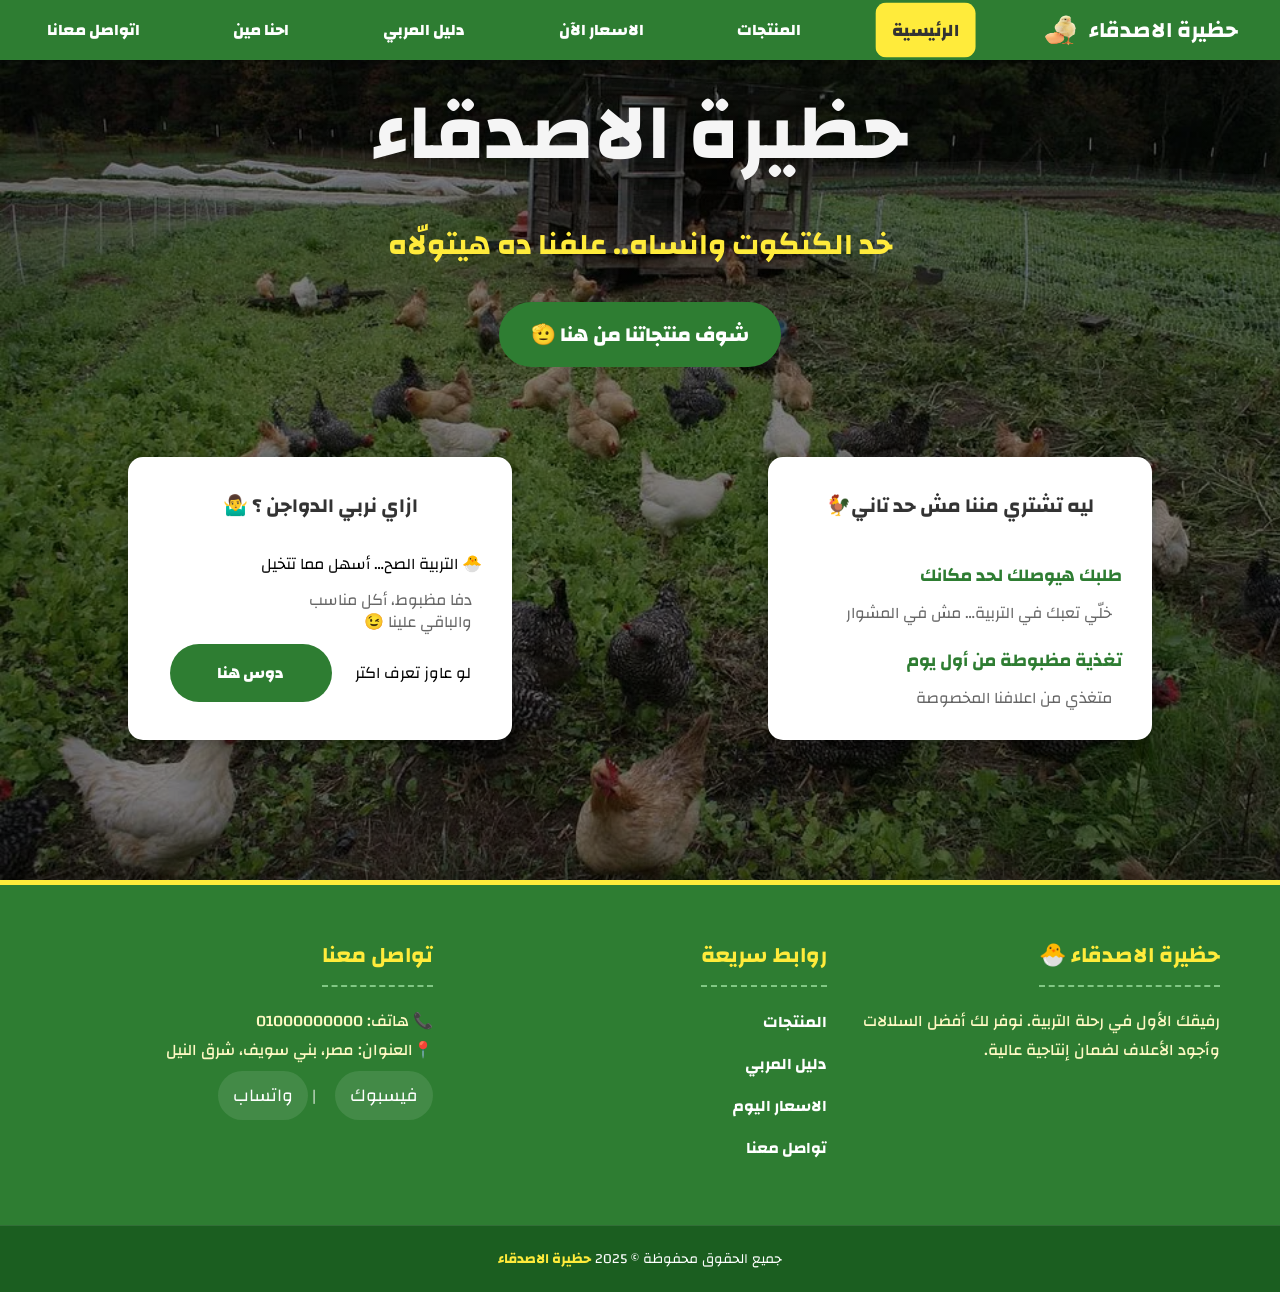
<file: index.html>
<!DOCTYPE html>
<html lang="en" dir="rtl">

<head>
    <!-- Google tag (gtag.js) -->
<script async src="https://www.googletagmanager.com/gtag/js?id=G-96KMG15TDF"></script>
<script>
  window.dataLayer = window.dataLayer || [];
  function gtag(){dataLayer.push(arguments);}
  gtag('js', new Date());

  gtag('config', 'G-96KMG15TDF');
</script>
    <meta charset="UTF-8">
    <meta name="viewport" content="width=device-width, initial-scale=1.0">
    <link rel="icon" type="image/png" href="photos/logo2.png">
    <link href="https://fonts.googleapis.com/css2?family=Cairo:wght@400;600;700&family=Changa:wght@500;700&display=swap"
        rel="stylesheet">
    <link rel="stylesheet" href="style.css">
    <title>حظيرة الاصدقاء</title>
</head>

<body>
    <header>
        <div class="navbar">
            <div class="logo">
                <p>حظيرة الاصدقاء </p>
                <img src="photos/logo2.png" alt="">
            </div>
            <a href="index.html" class="active">الرئيسية </a>
            <a href="products.html">المنتجات </a>
            <a href="prices.html">الاسعار الآن</a>
            <a href="tarpya.html">دليل المربي</a>
            <a href="e7naMeen.html">احنا مين</a>
            <a href="contactUS.html">اتواصل معانا</a>
        </div>
    </header>
    <main>
        <section>
            <div class="slog">
                <h1>حظيرة الاصدقاء</h1>
                <p>خد الكتكوت وانساه.. علفنا ده هيتولّاه</p>
                <a href="products.html" class="btn"> شوف منتجاتنا من هنا 🫡</a>
            </div>

        </section>
        <br>
        <div class="moshtark 1">
            <section class="features">
                <h3>ليه تشتري مننا مش حد تاني🐓</h3>
                <h4>طلبك هيوصلك لحد مكانك</h4>
                <p>خلّي تعبك في التربية… مش في المشوار</p>
                <h4>تغذية مظبوطة من أول يوم</h4>
                <p>متغذي من اعلافنا المخصوصة</p>
            </section>

            <section class="tarpya">
                <h3>ازاي نربي الدواجن ؟ 🤷‍♂️</h3>
                <p>🐣 التربية الصح… أسهل مما تتخيل</p>
                <pre>دفا مظبوط، أكل مناسب
والباقي علينا 😉 </pre>
                <div> <span>لو عاوز تعرف اكتر </span>
                    <a href="tarpya.html" class="btn"> دوس هنا</a>
                </div>
            </section>
        </div>
    </main>

    <footer class="main-footer">
        <div class="footer-container">
            <div class="footer-col">
                <h3>حظيرة الاصدقاء 🐣</h3>
                <p>رفيقك الأول في رحلة التربية. نوفر لك أفضل السلالات وأجود الأعلاف لضمان إنتاجية عالية.</p>
            </div>
            
            <div class="footer-col">
                <h3>روابط سريعة</h3>
                <ul>
                    <li><a href="products.html">المنتجات</a></li>
                    <li><a href="tarpya.html">دليل المربي</a></li>
                    <li><a href="prices.html">الاسعار اليوم</a></li>
                    <li><a href="contactUS.html">تواصل معنا</a></li>
                </ul>
            </div>

            <div class="footer-col">
                <h3>تواصل معنا</h3>
                <p>📞 هاتف: 01000000000</p>
                <p>📍العنوان: مصر، بني سويف، شرق النيل</p>
                <div class="social-icons">
                    <a href="#">فيسبوك</a> | <a href="#">واتساب</a>
                </div>
            </div>
        </div>
        <div class="footer-bottom">
            <p>جميع الحقوق محفوظة &copy; 2025 <strong>حظيرة الاصدقاء</strong></p>
        </div>
    </footer>
    </body>

</html>
</file>
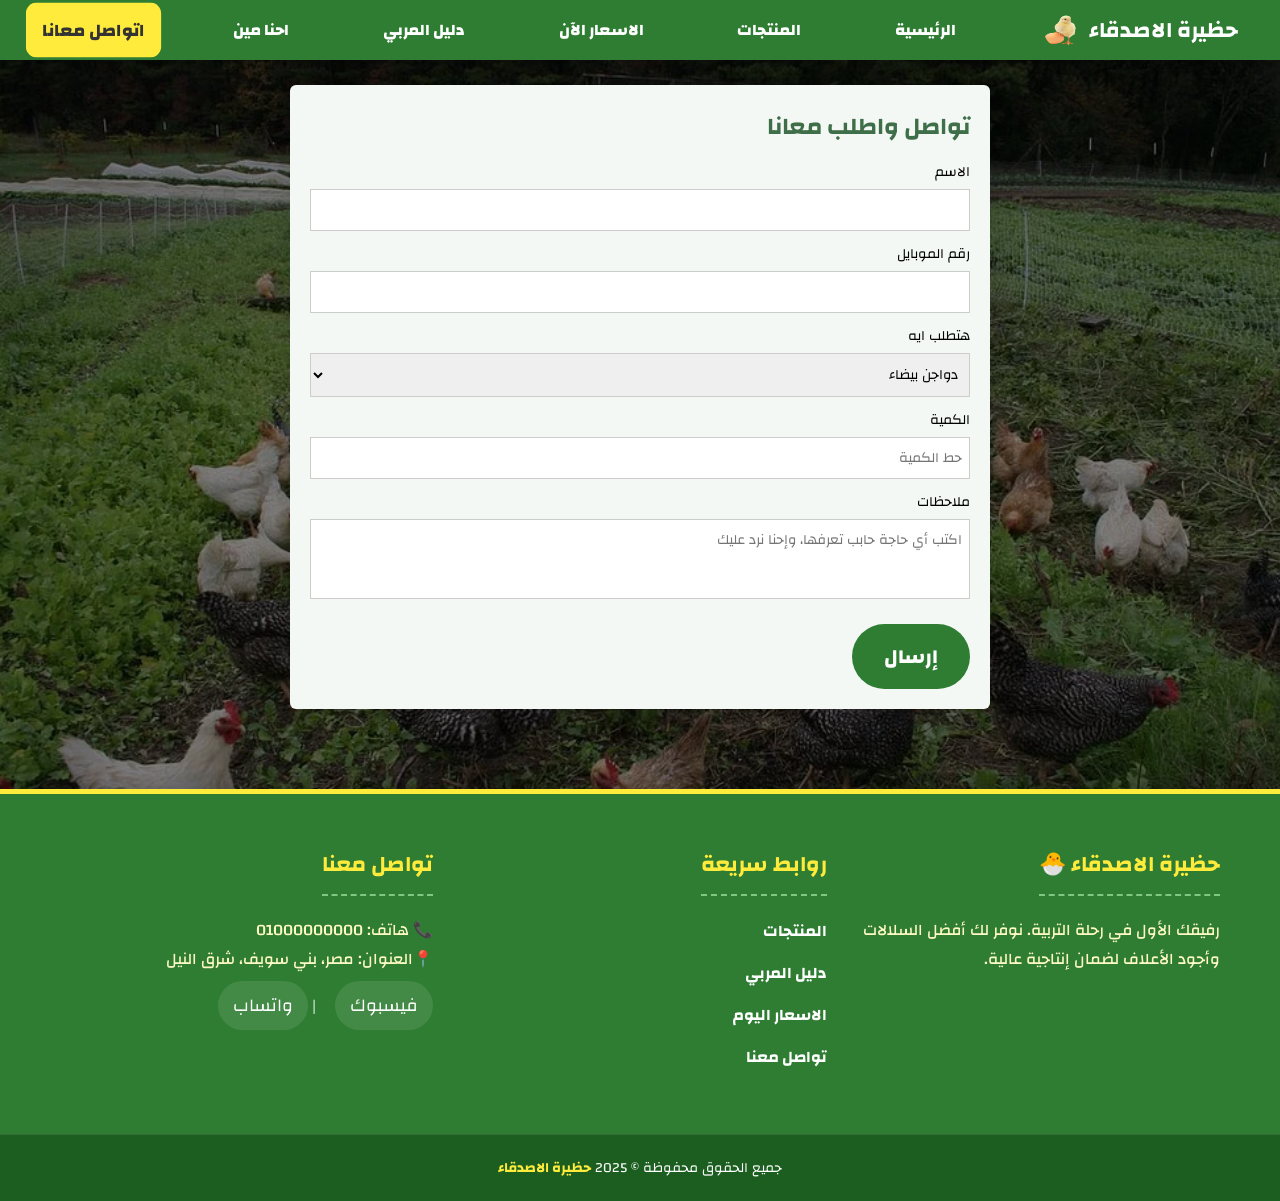
<file: contactUS.html>
<!DOCTYPE html>
<html lang="ar" dir="rtl">
<head>
    <!-- Google tag (gtag.js) -->
<script async src="https://www.googletagmanager.com/gtag/js?id=G-96KMG15TDF"></script>
<script>
  window.dataLayer = window.dataLayer || [];
  function gtag(){dataLayer.push(arguments);}
  gtag('js', new Date());

  gtag('config', 'G-96KMG15TDF');
</script>
    <meta charset="UTF-8">
    <title>حظيرة الأصدقاء</title>
    <link rel="icon" type="image/png" href="photos/logo2.png">
    <link href="https://fonts.googleapis.com/css2?family=Cairo:wght@400;600;700&family=Changa:wght@500;700&display=swap"
        rel="stylesheet">
    <link rel="stylesheet" href="style.css">
    
</head>

<body>

<header>
        <div class="navbar">
            <div class="logo">
                <p>حظيرة الاصدقاء </p>
                <img src="photos/logo2.png" alt="">
            </div>
            <a href="index.html">الرئيسية </a>
            <a href="products.html">المنتجات </a>
            <a href="prices.html">الاسعار الآن</a>
            <a href="tarpya.html">دليل المربي</a>
            <a href="e7naMeen.html">احنا مين</a>
            <a href="contactUS.html" class="active">اتواصل معانا</a>
        </div>
    </header>

<div class="contact-container">

    <h2>تواصل واطلب معانا</h2>

    <form>
        <label>الاسم</label>
        <input type="text">

        <label>رقم الموبايل</label>
        <input type="text">

        <label>هتطلب ايه</label>
        <select>
            <option>دواجن بيضاء</option>
            <option>دواجن بلدي</option>
            <option>كتاكيت</option>
            <option>بط</option>
            <option>البان</option>
            <option>أعلاف</option>
            <option>لحوم</option>
        </select>


        <label>الكمية</label>
        <input type="number" placeholder="حط الكمية " max="100">

        <label>ملاحظات</label>
        <textarea placeholder="اكتب أي حاجة حابب تعرفها، وإحنا نرد عليك"></textarea>

        <button type="submit" class="btn">إرسال</button>
    </form>


</div>

<footer class="main-footer">
        <div class="footer-container">
            <div class="footer-col">
                <h3>حظيرة الاصدقاء 🐣</h3>
                <p>رفيقك الأول في رحلة التربية. نوفر لك أفضل السلالات وأجود الأعلاف لضمان إنتاجية عالية.</p>
            </div>
            
            <div class="footer-col">
                <h3>روابط سريعة</h3>
                <ul>
                    <li><a href="products.html">المنتجات</a></li>
                    <li><a href="tarpya.html">دليل المربي</a></li>
                    <li><a href="prices.html">الاسعار اليوم</a></li>
                    <li><a href="contactUS.html">تواصل معنا</a></li>
                </ul>
            </div>

            <div class="footer-col">
                <h3>تواصل معنا</h3>
                <p>📞 هاتف: 01000000000</p>
                <p>📍العنوان: مصر، بني سويف، شرق النيل</p>
                <div class="social-icons">
                    <a href="#">فيسبوك</a> | <a href="#">واتساب</a>
                </div>
            </div>
        </div>
        <div class="footer-bottom">
            <p>جميع الحقوق محفوظة &copy; 2025 <strong>حظيرة الاصدقاء</strong></p>
        </div>
    </footer>

</body>
</html>
</file>
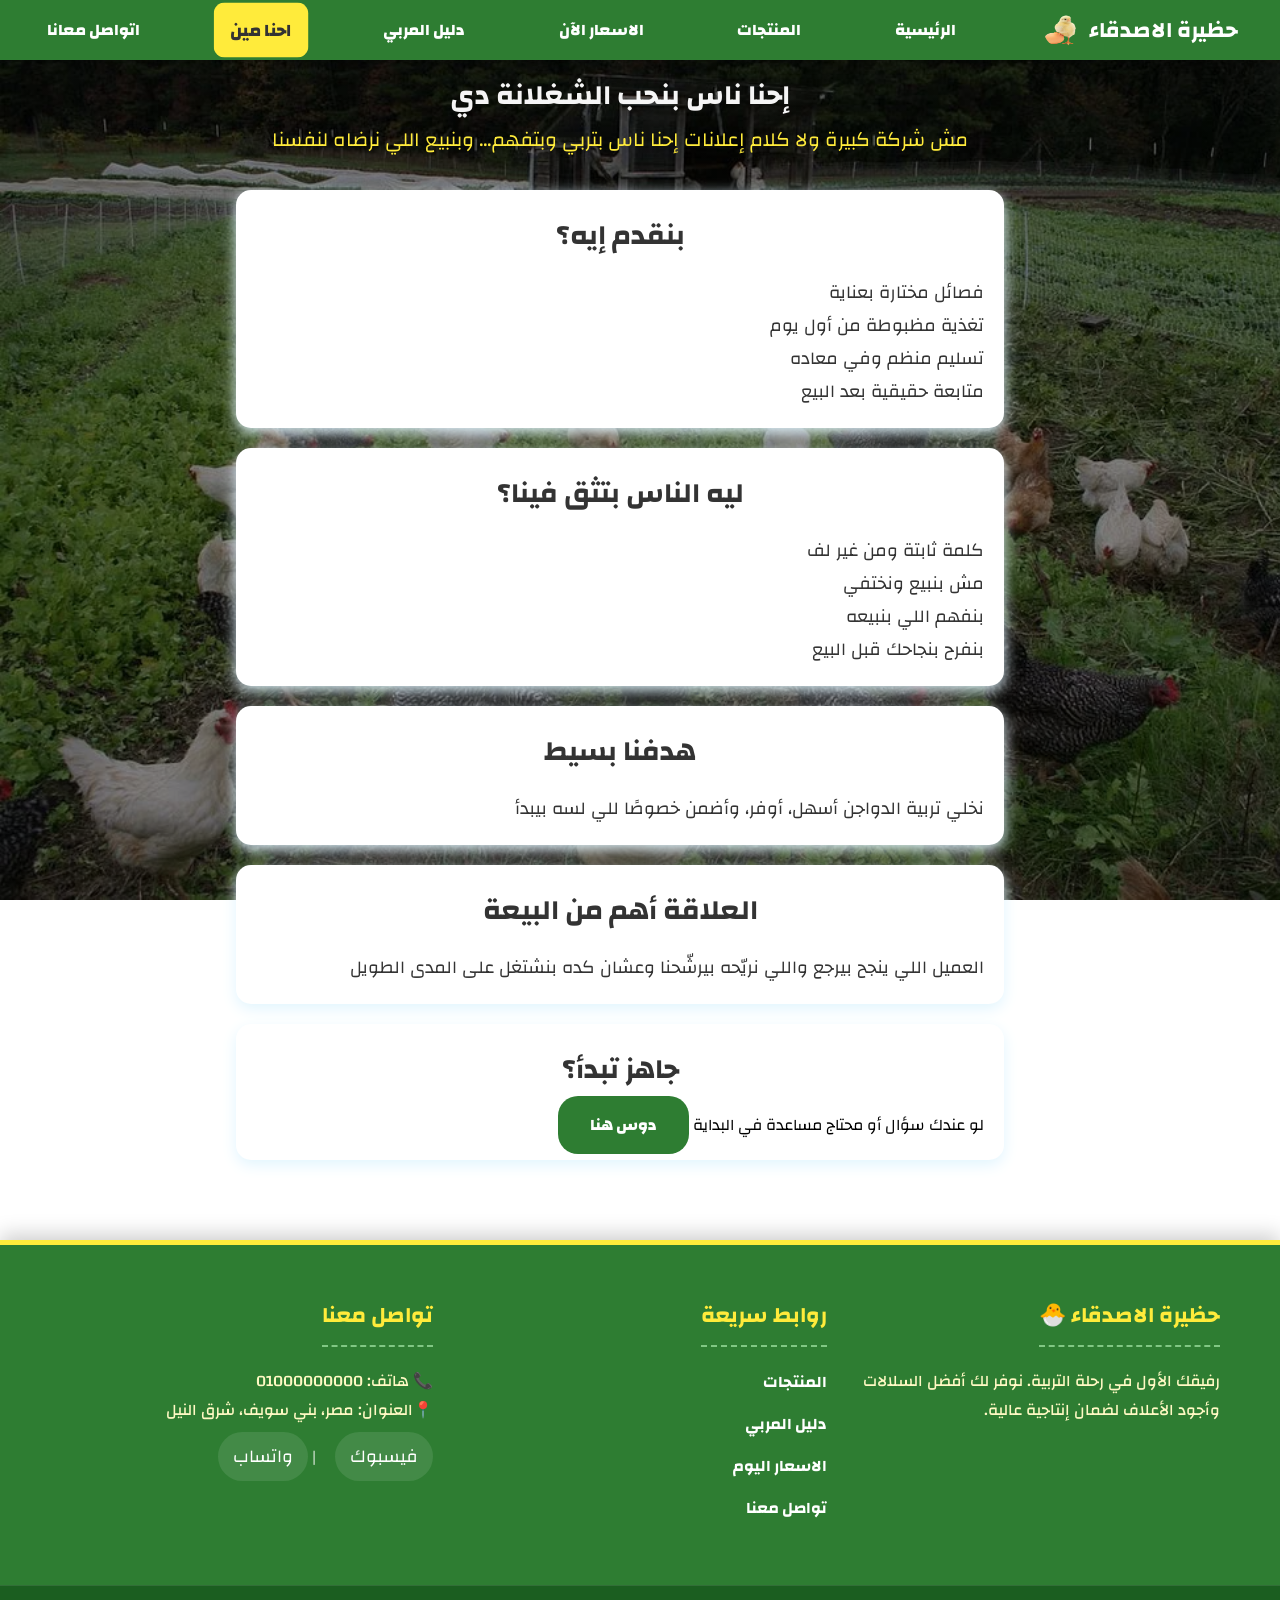
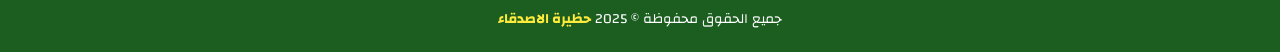
<file: e7naMeen.html>
<!DOCTYPE html>
<html lang="ar" dir="rtl">
<head>
    <!-- Google tag (gtag.js) -->
<script async src="https://www.googletagmanager.com/gtag/js?id=G-96KMG15TDF"></script>
<script>
  window.dataLayer = window.dataLayer || [];
  function gtag(){dataLayer.push(arguments);}
  gtag('js', new Date());

  gtag('config', 'G-96KMG15TDF');
</script>
    <meta charset="UTF-8">
    <meta name="viewport" content="width=device-width, initial-scale=1.0">
    <link rel="icon" type="image/png" href="photos/logo2.png">
    <link href="https://fonts.googleapis.com/css2?family=Cairo:wght@400;600;700&family=Changa:wght@500;700&display=swap"rel="stylesheet">
    <link rel="stylesheet" href="style.css">
    <title>حظيرة الاصدقاء</title>
</head>

<body>
    <header>
        <div class="navbar">
            <div class="logo">
                <p>حظيرة الاصدقاء </p>
                <img src="photos/logo2.png" alt="">
            </div>
            <a href="index.html">الرئيسية </a>
            <a href="products.html">المنتجات </a>
            <a href="prices.html">الاسعار الآن</a>
            <a href="tarpya.html">دليل المربي</a>
            <a href="e7naMeen.html" class="active">احنا مين</a>
            <a href="contactUS.html">اتواصل معانا</a>
        </div>
    </header>
    <section class="top">
        <h2>إحنا ناس بنحب الشغلانة دي</h2>
        <p>
            مش شركة كبيرة ولا كلام إعلانات
            إحنا ناس بتربي وبتفهم… وبنبيع اللي نرضاه لنفسنا
        </p>
    </section>

    <section class="about">
        <h2>بنقدم إيه؟</h2>
      
            <p> فصائل مختارة بعناية</p>
            <p> تغذية مظبوطة من أول يوم</p>
            <p> تسليم منظم وفي معاده</p>
            <p> متابعة حقيقية بعد البيع</p>
    
    </section>

    <section class="sec3e">
        <h2>ليه الناس بتثق فينا؟</h2>
       
            <p>كلمة ثابتة ومن غير لف</p>
            <p>مش بنبيع ونختفي</p>
            <p>بنفهم اللي بنبيعه</p>
            <p>بنفرح بنجاحك قبل البيع</p>
        
    </section>

    <section class="sec4e">
        <h2>هدفنا بسيط</h2>
        <p>
            نخلي تربية الدواجن أسهل، أوفر، وأضمن
            خصوصًا للي لسه بيبدأ
        </p>
    </section>

    <section class="sec5e">
        <h2>العلاقة أهم من البيعة</h2>
        <p>
            العميل اللي ينجح بيرجع
            واللي نريّحه بيرشّحنا
            وعشان كده بنشتغل على المدى الطويل
        </p>
    </section>

    <section class="contact">
        <h2>جاهز تبدأ؟</h2>
        <span>لو عندك سؤال أو محتاج مساعدة في البداية</span>
        <a href="contactUS.html" class="btn"> دوس هنا</a>
    </section>
    
    <footer class="main-footer">
        <div class="footer-container">
            <div class="footer-col">
                <h3>حظيرة الاصدقاء 🐣</h3>
                <p>رفيقك الأول في رحلة التربية. نوفر لك أفضل السلالات وأجود الأعلاف لضمان إنتاجية عالية.</p>
            </div>
            
            <div class="footer-col">
                <h3>روابط سريعة</h3>
                <ul>
                    <li><a href="products.html">المنتجات</a></li>
                    <li><a href="tarpya.html">دليل المربي</a></li>
                    <li><a href="prices.html">الاسعار اليوم</a></li>
                    <li><a href="contactUS.html">تواصل معنا</a></li>
                </ul>
            </div>

            <div class="footer-col">
                <h3>تواصل معنا</h3>
                <p>📞 هاتف: 01000000000</p>
                <p>📍العنوان: مصر، بني سويف، شرق النيل</p>
                <div class="social-icons">
                    <a href="#">فيسبوك</a> | <a href="#">واتساب</a>
                </div>
            </div>
        </div>
        <div class="footer-bottom">
            <p>جميع الحقوق محفوظة &copy; 2025 <strong>حظيرة الاصدقاء</strong></p>
        </div>
    </footer>

</body>

</html>
</file>
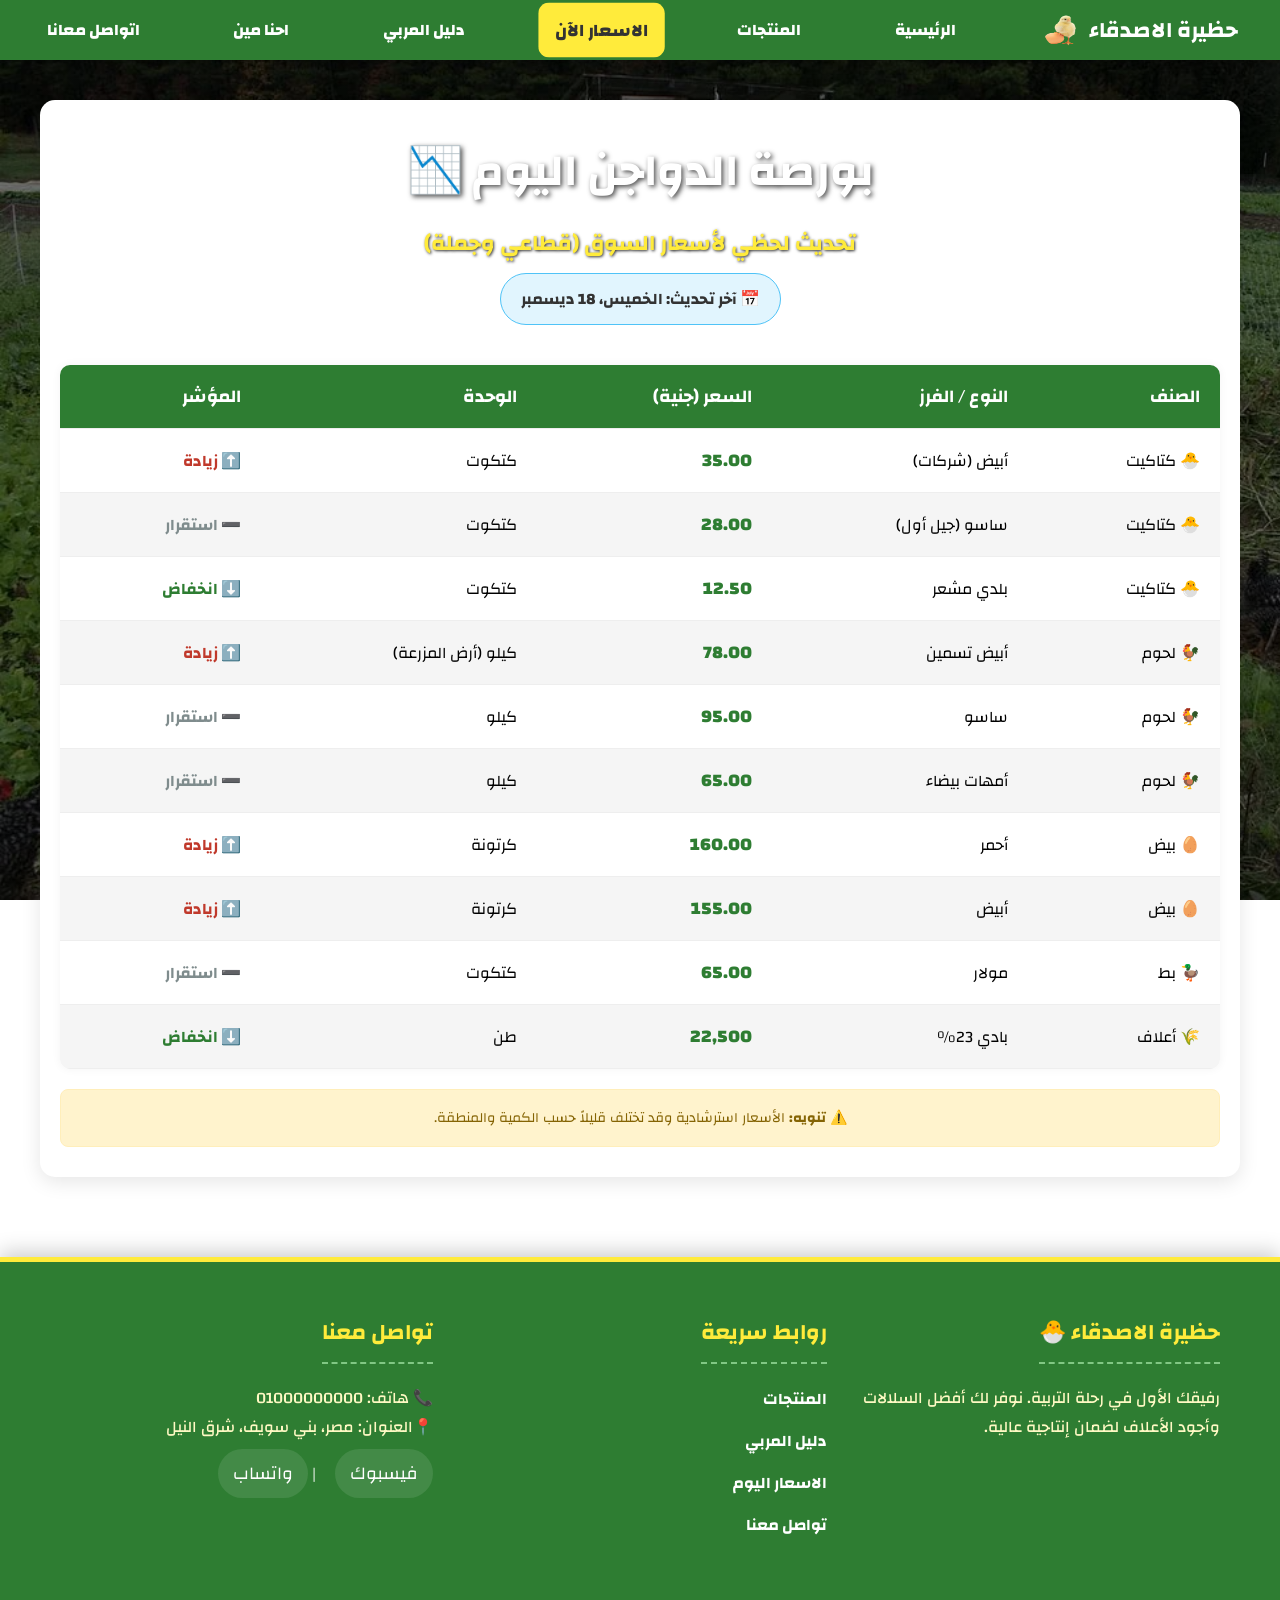
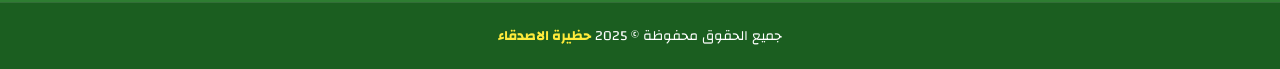
<file: prices.html>
<!DOCTYPE html>
<html lang="ar" dir="rtl">

<head>
    <!-- Google tag (gtag.js) -->
<script async src="https://www.googletagmanager.com/gtag/js?id=G-96KMG15TDF"></script>
<script>
  window.dataLayer = window.dataLayer || [];
  function gtag(){dataLayer.push(arguments);}
  gtag('js', new Date());

  gtag('config', 'G-96KMG15TDF');
</script>
    <meta charset="UTF-8">
    <meta name="viewport" content="width=device-width, initial-scale=1.0">
    <link rel="icon" type="image/png" href="photos/logo2.png">
    <title>بورصة الأسعار اليوم | حظيرة الاصدقاء</title>
    <link href="https://fonts.googleapis.com/css2?family=Cairo:wght@400;600;700&family=Changa:wght@500;700&display=swap"
        rel="stylesheet">
    <link rel="stylesheet" href="style.css">
</head>

<body>

    <header>
        <div class="navbar">
            <div class="logo">
                <p>حظيرة الاصدقاء</p>
                <img src="photos/logo2.png" alt="شعار">
            </div>
            <a href="index.html">الرئيسية</a>
            <a href="products.html">المنتجات</a>
            <a href="prices.html" class="active">الاسعار الآن</a>
            <a href="tarpya.html">دليل المربي</a>
            <a href="e7naMeen.html">احنا مين</a>
            <a href="contactUS.html">اتواصل معانا</a>
        </div>
    </header>

    <main>
        <div class="container prices-page-container">
            <div class="page-title">
                <h1>بورصة الدواجن اليوم 📉</h1>
                <p>تحديث لحظي لأسعار السوق (قطاعي وجملة)</p>
                <div class="last-update">
                    📅 آخر تحديث: <span id="current-date">الخميس، 18 ديسمبر</span>
                </div>
            </div>

            <div class="table-responsive">
                <table class="prices-table">
                    <thead>
                        <tr>
                            <th>الصنف</th>
                            <th>النوع / الفرز</th>
                            <th>السعر (جنية)</th>
                            <th>الوحدة</th>
                            <th>المؤشر</th>
                        </tr>
                    </thead>
                    <tbody>
                        <tr>
                            <td>🐣 كتاكيت</td>
                            <td>أبيض (شركات)</td>
                            <td class="price-val">35.00</td>
                            <td>كتكوت</td>
                            <td class="trend-up">⬆️ زيادة</td>
                        </tr>
                        <tr>
                            <td>🐣 كتاكيت</td>
                            <td>ساسو (جيل أول)</td>
                            <td class="price-val">28.00</td>
                            <td>كتكوت</td>
                            <td class="trend-stable">➖ استقرار</td>
                        </tr>
                        <tr>
                            <td>🐣 كتاكيت</td>
                            <td>بلدي مشعر</td>
                            <td class="price-val">12.50</td>
                            <td>كتكوت</td>
                            <td class="trend-down">⬇️ انخفاض</td>
                        </tr>
                        <tr>
                            <td>🐓 لحوم</td>
                            <td>أبيض تسمين</td>
                            <td class="price-val">78.00</td>
                            <td>كيلو (أرض المزرعة)</td>
                            <td class="trend-up">⬆️ زيادة</td>
                        </tr>
                        <tr>
                            <td>🐓 لحوم</td>
                            <td>ساسو</td>
                            <td class="price-val">95.00</td>
                            <td>كيلو</td>
                            <td class="trend-stable">➖ استقرار</td>
                        </tr>
                        <tr>
                            <td>🐓 لحوم</td>
                            <td>أمهات بيضاء</td>
                            <td class="price-val">65.00</td>
                            <td>كيلو</td>
                            <td class="trend-stable">➖ استقرار</td>
                        </tr>
                        <tr>
                            <td>🥚 بيض</td>
                            <td>أحمر</td>
                            <td class="price-val">160.00</td>
                            <td>كرتونة</td>
                            <td class="trend-up">⬆️ زيادة</td>
                        </tr>
                        <tr>
                            <td>🥚 بيض</td>
                            <td>أبيض</td>
                            <td class="price-val">155.00</td>
                            <td>كرتونة</td>
                            <td class="trend-up">⬆️ زيادة</td>
                        </tr>
                        <tr>
                            <td>🦆 بط</td>
                            <td>مولار</td>
                            <td class="price-val">65.00</td>
                            <td>كتكوت</td>
                            <td class="trend-stable">➖ استقرار</td>
                        </tr>
                        <tr>
                            <td>🌾 أعلاف</td>
                            <td>بادي 23%</td>
                            <td class="price-val">22,500</td>
                            <td>طن</td>
                            <td class="trend-down">⬇️ انخفاض</td>
                        </tr>
                    </tbody>
                </table>
            </div>
            
            <div class="note-box">
                <p>⚠️ <strong>تنويه:</strong> الأسعار استرشادية وقد تختلف قليلاً حسب الكمية والمنطقة.</p>
            </div>

        </div>
    </main>

    <footer class="main-footer">
        <div class="footer-container">
            <div class="footer-col">
                <h3>حظيرة الاصدقاء 🐣</h3>
                <p>رفيقك الأول في رحلة التربية. نوفر لك أفضل السلالات وأجود الأعلاف لضمان إنتاجية عالية.</p>
            </div>
            
            <div class="footer-col">
                <h3>روابط سريعة</h3>
                <ul>
                    <li><a href="products.html">المنتجات</a></li>
                    <li><a href="tarpya.html">دليل المربي</a></li>
                    <li><a href="prices.html">الاسعار اليوم</a></li>
                    <li><a href="contactUS.html">تواصل معنا</a></li>
                </ul>
            </div>

            <div class="footer-col">
                <h3>تواصل معنا</h3>
                <p>📞 هاتف: 01000000000</p>
                <p>📍العنوان: مصر، بني سويف، شرق النيل</p>
                <div class="social-icons">
                    <a href="#">فيسبوك</a> | <a href="#">واتساب</a>
                </div>
            </div>
        </div>
        <div class="footer-bottom">
            <p>جميع الحقوق محفوظة &copy; 2025 <strong>حظيرة الاصدقاء</strong></p>
        </div>
    </footer>

</body>
</html>
</file>
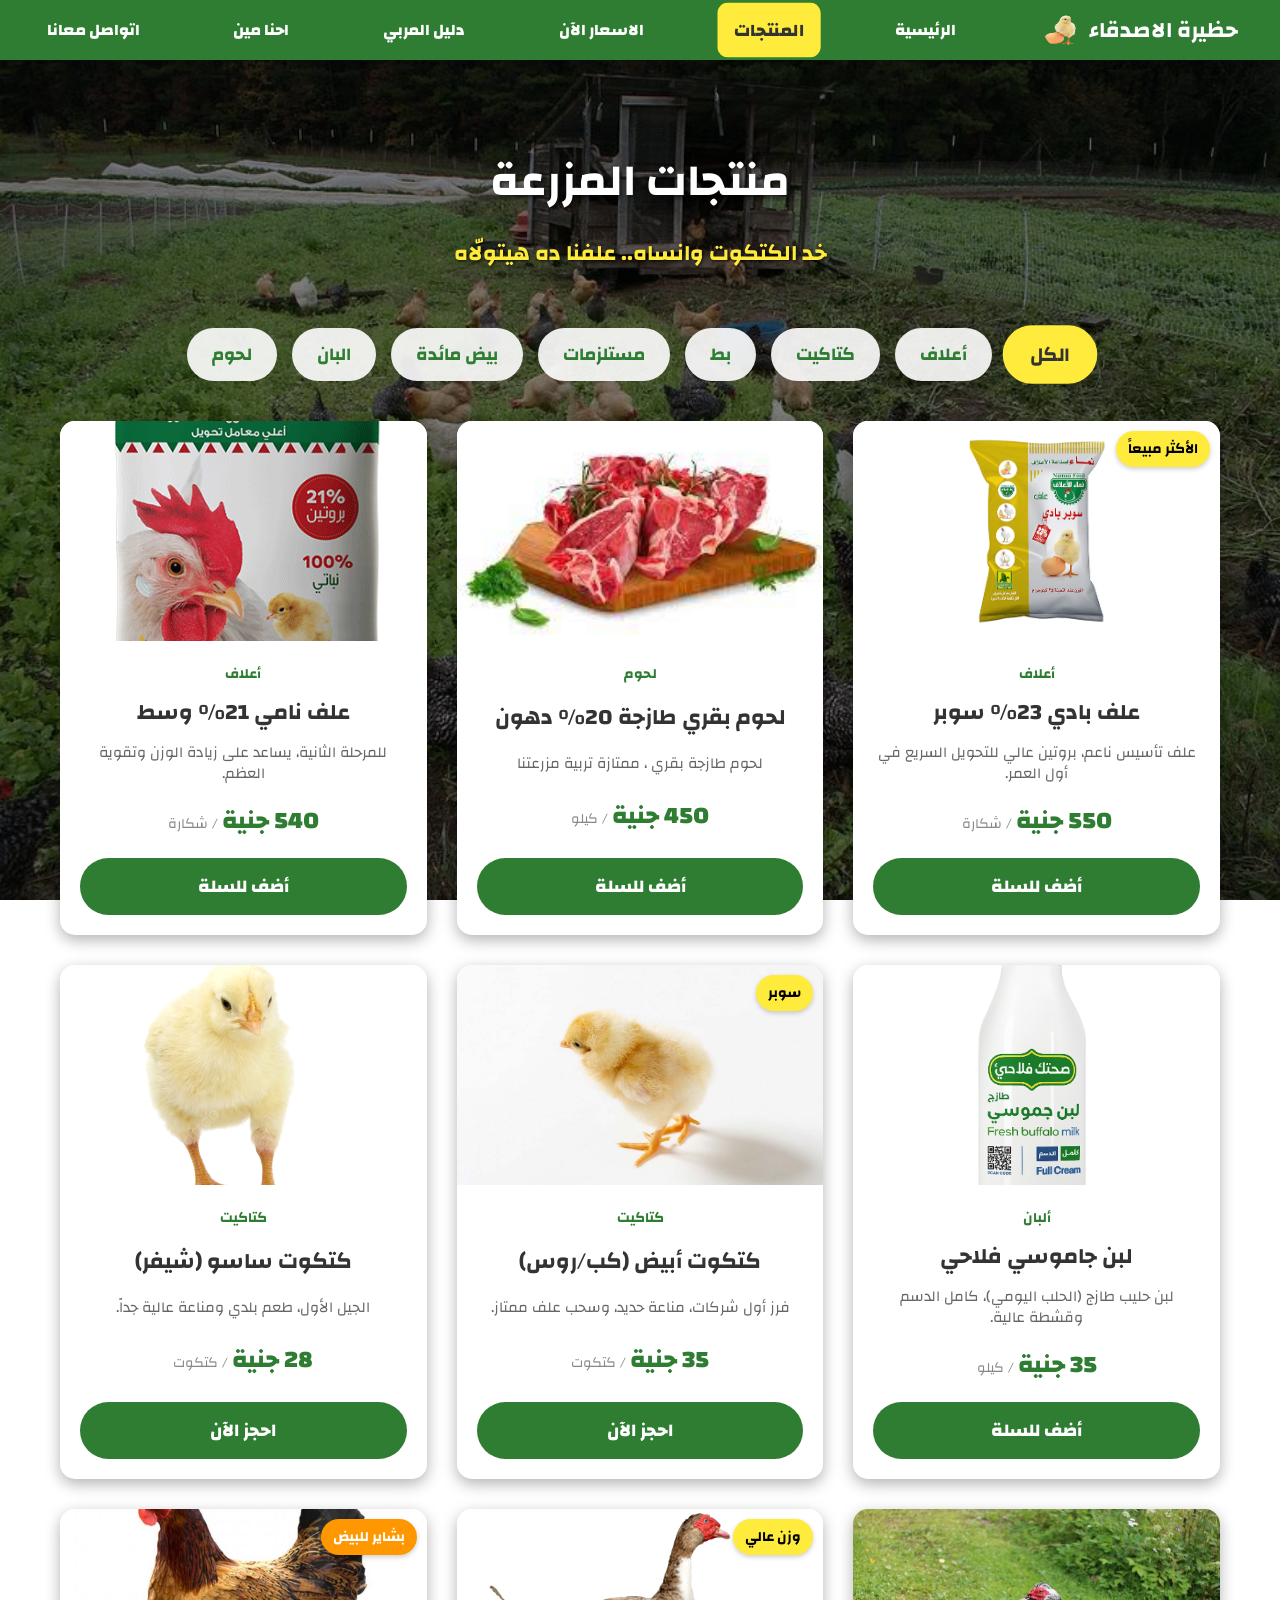
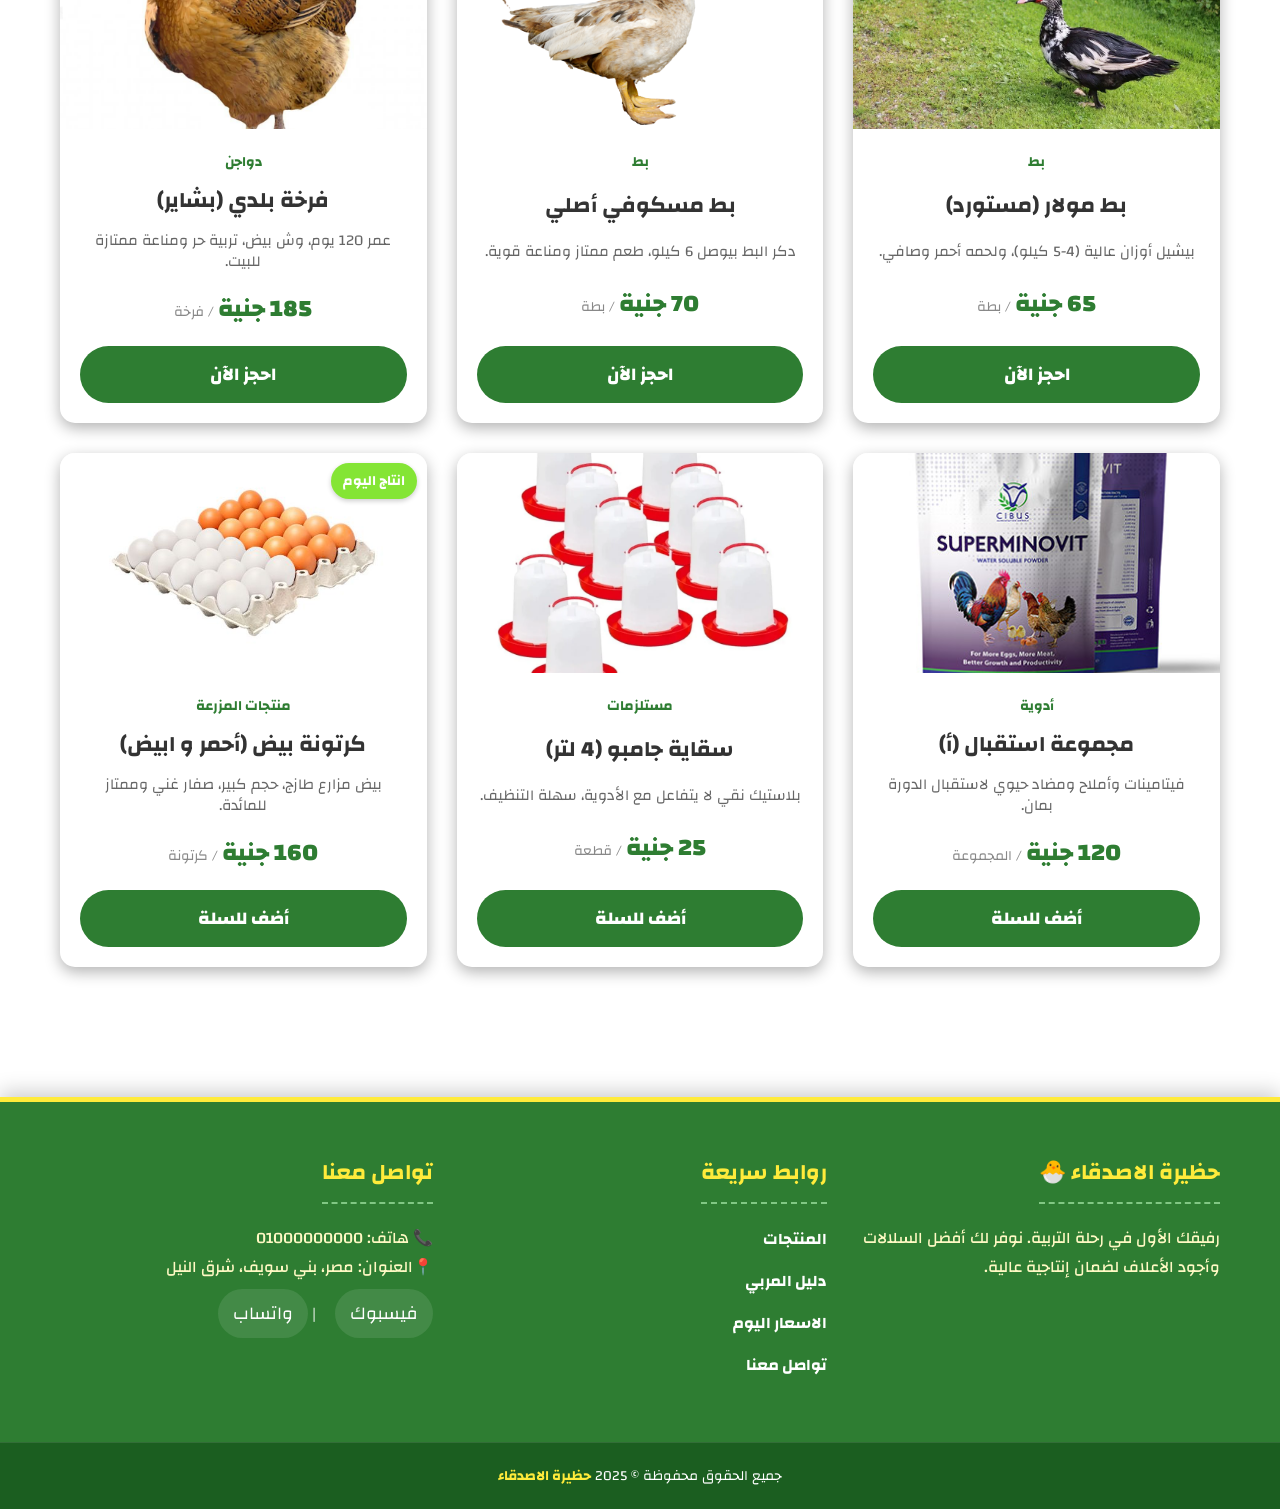
<file: products.html>
<!DOCTYPE html>
<html lang="ar" dir="rtl">
<head>
    <!-- Google tag (gtag.js) -->
<script async src="https://www.googletagmanager.com/gtag/js?id=G-96KMG15TDF"></script>
<script>
  window.dataLayer = window.dataLayer || [];
  function gtag(){dataLayer.push(arguments);}
  gtag('js', new Date());

  gtag('config', 'G-96KMG15TDF');
</script>
    <meta charset="UTF-8">
    <meta name="viewport" content="width=device-width, initial-scale=1.0">
    <link rel="icon" type="image/png" href="photos/logo2.png">
    <title>المنتجات | حظيرة الاصدقاء</title>
    <link href="https://fonts.googleapis.com/css2?family=Cairo:wght@400;600;700&family=Changa:wght@500;700&display=swap" rel="stylesheet">
    <link rel="stylesheet" href="style.css">
</head>

<body>

    <header>
        <div class="navbar">
            <div class="logo">
                <p>حظيرة الاصدقاء</p>
                <img src="photos/logo2.png" alt="شعار">
            </div>
            <a href="index.html">الرئيسية</a>
            <a href="products.html" class="active">المنتجات</a>
            <a href="prices.html">الاسعار الآن</a>
            <a href="tarpya.html">دليل المربي</a>
            <a href="e7naMeen.html">احنا مين</a>
            <a href="contactUS.html">اتواصل معانا</a>
        </div>
    </header>

    <main>
        <section class="shop-section">
            
            <div class="page-title">
                <h1>منتجات المزرعة</h1>
                <p>خد الكتكوت وانساه.. علفنا ده هيتولّاه</p>
            </div>

            <div class="filters-container">
                <button class="filter-btn active">الكل</button>
                <button class="filter-btn">أعلاف</button>
                <button class="filter-btn">كتاكيت</button>
                <button class="filter-btn">بط</button>
                <button class="filter-btn">مستلزمات</button>
                <button class="filter-btn">بيض مائدة</button>
                <button class="filter-btn">البان</button>
                <button class="filter-btn">لحوم</button>
            </div>

            <div class="products-grid">

                <div class="product-card">
                    <span class="badge">الأكثر مبيعاً</span>
                    <div class="card-img">
                        <img src="photos/nami1.jpg" alt="علف بادي">
                    </div>
                    <div class="card-content">
                        <span class="category">أعلاف</span>
                        <h3>علف بادي 23% سوبر</h3>
                        <p class="desc">علف تأسيس ناعم، بروتين عالي للتحويل السريع في أول العمر.</p>
                        <div class="price-box">
                            <span class="price">550 جنية</span> <span class="unit">/ شكارة</span>
                        </div>
                        <a href="#" class="btn card-btn">أضف للسلة </a>
                    </div>
                </div>

                <div class="product-card">
                    <div class="card-img">
                        <img src="photos/images.jfif" alt="لحوم طازجة"> 
                    </div>
                    <div class="card-content">
                        <span class="category">لحوم</span>
                        <h3>لحوم بقري طازجة 20% دهون</h3>
                        <p class="desc">لحوم طازجة بقري ، ممتازة تربية مزرعتنا</p>
                        <div class="price-box">
                            <span class="price">450 جنية</span> <span class="unit">/ كيلو</span>
                        </div>
                        <a href="#" class="btn card-btn">أضف للسلة </a>
                    </div>
                </div>

                
                <div class="product-card">
                    <div class="card-img">
                        <img src="photos/badiiiiii.png" alt="علف نامي"> 
                    </div>
                    <div class="card-content">
                        <span class="category">أعلاف</span>
                        <h3>علف نامي 21% وسط</h3>
                        <p class="desc">للمرحلة الثانية، يساعد على زيادة الوزن وتقوية العظم.</p>
                        <div class="price-box">
                            <span class="price">540 جنية</span> <span class="unit">/ شكارة</span>
                        </div>
                        <a href="#" class="btn card-btn">أضف للسلة </a>
                    </div>
                </div>

                <div class="product-card">
                    <div class="card-img">
                        <img src="photos/milk.jpg" alt="لبن جاموسي"> 
                    </div>
                    <div class="card-content">
                        <span class="category">ألبان</span>
                        <h3>لبن جاموسي فلاحي</h3>
                        <p class="desc">لبن حليب طازج (الحلب اليومي)، كامل الدسم وقشطة عالية.</p>
                        <div class="price-box">
                            <span class="price">35 جنية</span> <span class="unit">/ كيلو</span>
                        </div>
                        <a href="#" class="btn card-btn">أضف للسلة </a>
                    </div>
                </div>  
                <div class="product-card">
                    <span class="badge">سوبر</span>
                    <div class="card-img">
                        <img src="photos/abid0.jpg" alt="كتكوت أبيض">
                    </div>
                    <div class="card-content">
                        <span class="category">كتاكيت</span>
                        <h3>كتكوت أبيض (كب/روس)</h3>
                        <p class="desc">فرز أول شركات، مناعة حديد، وسحب علف ممتاز.</p>
                        <div class="price-box">
                            <span class="price">35 جنية</span> <span class="unit">/ كتكوت</span>
                        </div>
                        <a href="#" class="btn card-btn">احجز الآن </a>
                    </div>
                </div>

                <div class="product-card">
                    <div class="card-img">
                        <img src="photos/saso.jpg" alt="كتكوت ساسو">
                    </div>
                    <div class="card-content">
                        <span class="category">كتاكيت</span>
                        <h3>كتكوت ساسو (شيفر)</h3>
                        <p class="desc">الجيل الأول، طعم بلدي ومناعة عالية جداً.</p>
                        <div class="price-box">
                            <span class="price">28 جنية</span> <span class="unit">/ كتكوت</span>
                        </div>
                        <a href="#" class="btn card-btn">احجز الآن </a>
                    </div>
                </div>

                <div class="product-card">
                    <div class="card-img">
                        <img src="photos/mulard.webp" alt="بط مولار">
                    </div>
                    <div class="card-content">
                        <span class="category">بط</span>
                        <h3>بط مولار (مستورد)</h3>
                        <p class="desc">بيشيل أوزان عالية (4-5 كيلو)، ولحمه أحمر وصافي.</p>
                        <div class="price-box">
                            <span class="price">65 جنية</span> <span class="unit">/ بطة</span>
                        </div>
                        <a href="#" class="btn card-btn">احجز الآن </a>
                    </div>
                </div>

                <div class="product-card">
                    <span class="badge">وزن عالي</span>
                    <div class="card-img">
                        <img src="photos/maskuvi.png" alt="بط مسكوفي">
                    </div>
                    <div class="card-content">
                        <span class="category">بط</span>
                        <h3>بط مسكوفي أصلي</h3>
                        <p class="desc">دكر البط بيوصل 6 كيلو، طعم ممتاز ومناعة قوية.</p>
                        <div class="price-box">
                            <span class="price">70 جنية</span> <span class="unit">/ بطة</span>
                        </div>
                        <a href="#" class="btn card-btn">احجز الآن </a>
                    </div>
                </div>

                <div class="product-card" data-category="كتاكيت">
                    <span class="badge" style="background-color: #ff9800; color: white;">بشاير للبيض</span>
                    <div class="card-img">
                        <img src="photos/fra5.jpg" alt="فرخة بلدي بياضة">
                    </div>
                    <div class="card-content">
                        <span class="category">دواجن</span>
                        <h3>فرخة بلدي (بشاير)</h3>
                        <p class="desc">عمر 120 يوم، وش بيض، تربية حر ومناعة ممتازة للبيت.</p>
                        <div class="price-box">
                            <span class="price">185 جنية</span> <span class="unit">/ فرخة</span>
                        </div>
                        <a href="#" class="btn card-btn">احجز الآن </a>
                    </div>
                </div>

                <div class="product-card">
                    <div class="card-img">
                        <img src="photos/vit.jpg" alt="فيتامينات">
                    </div>
                    <div class="card-content">
                        <span class="category">أدوية</span>
                        <h3>مجموعة استقبال (أ)</h3>
                        <p class="desc">فيتامينات وأملاح ومضاد حيوي لاستقبال الدورة بمان. </p>
                        <div class="price-box">
                            <span class="price">120 جنية</span> <span class="unit">/ المجموعة</span>
                        </div>
                        <a href="#" class="btn card-btn">أضف للسلة </a>
                    </div>
                </div>

                <div class="product-card">
                    <div class="card-img">
                        <img src="photos/sqaya.webp" alt="سقايات">
                    </div>
                    <div class="card-content">
                        <span class="category">مستلزمات</span>
                        <h3>سقاية جامبو (4 لتر)</h3>
                        <p class="desc">بلاستيك نقي لا يتفاعل مع الأدوية، سهلة التنظيف.</p>
                        <div class="price-box">
                            <span class="price">25 جنية</span> <span class="unit">/ قطعة</span>
                        </div>
                        <a href="#" class="btn card-btn">أضف للسلة </a>
                    </div>
                </div>
                <div class="product-card" data-category="بيض">
                    <span class="badge" style="background-color: #84e535; color: white;">انتاج اليوم</span>
                    <div class="card-img">
                        <img src="photos/eggs.jpeg" alt="كرتونة بيض">
                    </div>
                    <div class="card-content">
                        <span class="category">منتجات المزرعة</span>
                        <h3>كرتونة بيض (أحمر و ابيض)</h3>
                        <p class="desc">بيض مزارع طازج، حجم كبير، صفار غني وممتاز للمائدة.</p>
                        <div class="price-box">
                            <span class="price">160 جنية</span> <span class="unit">/ كرتونة</span>
                        </div>
                        <a href="#" class="btn card-btn">أضف للسلة </a>
                    </div>
                </div>

            </div>
        </section>
    </main>
    <footer class="main-footer">
        <div class="footer-container">
            <div class="footer-col">
                <h3>حظيرة الاصدقاء 🐣</h3>
                <p>رفيقك الأول في رحلة التربية. نوفر لك أفضل السلالات وأجود الأعلاف لضمان إنتاجية عالية.</p>
            </div>
            
            <div class="footer-col">
                <h3>روابط سريعة</h3>
                <ul>
                    <li><a href="products.html">المنتجات</a></li>
                    <li><a href="tarpya.html">دليل المربي</a></li>
                    <li><a href="prices.html">الاسعار اليوم</a></li>
                    <li><a href="contactUS.html">تواصل معنا</a></li>
                </ul>
            </div>

            <div class="footer-col">
                <h3>تواصل معنا</h3>
                <p>📞 هاتف: 01000000000</p>
                <p>📍العنوان: مصر، بني سويف، شرق النيل</p>
                <div class="social-icons">
                    <a href="#">فيسبوك</a> | <a href="#">واتساب</a>
                </div>
            </div>
        </div>
        <div class="footer-bottom">
            <p>جميع الحقوق محفوظة &copy; 2025 <strong>حظيرة الاصدقاء</strong></p>
        </div>
    </footer>

</body>
</html>
</file>
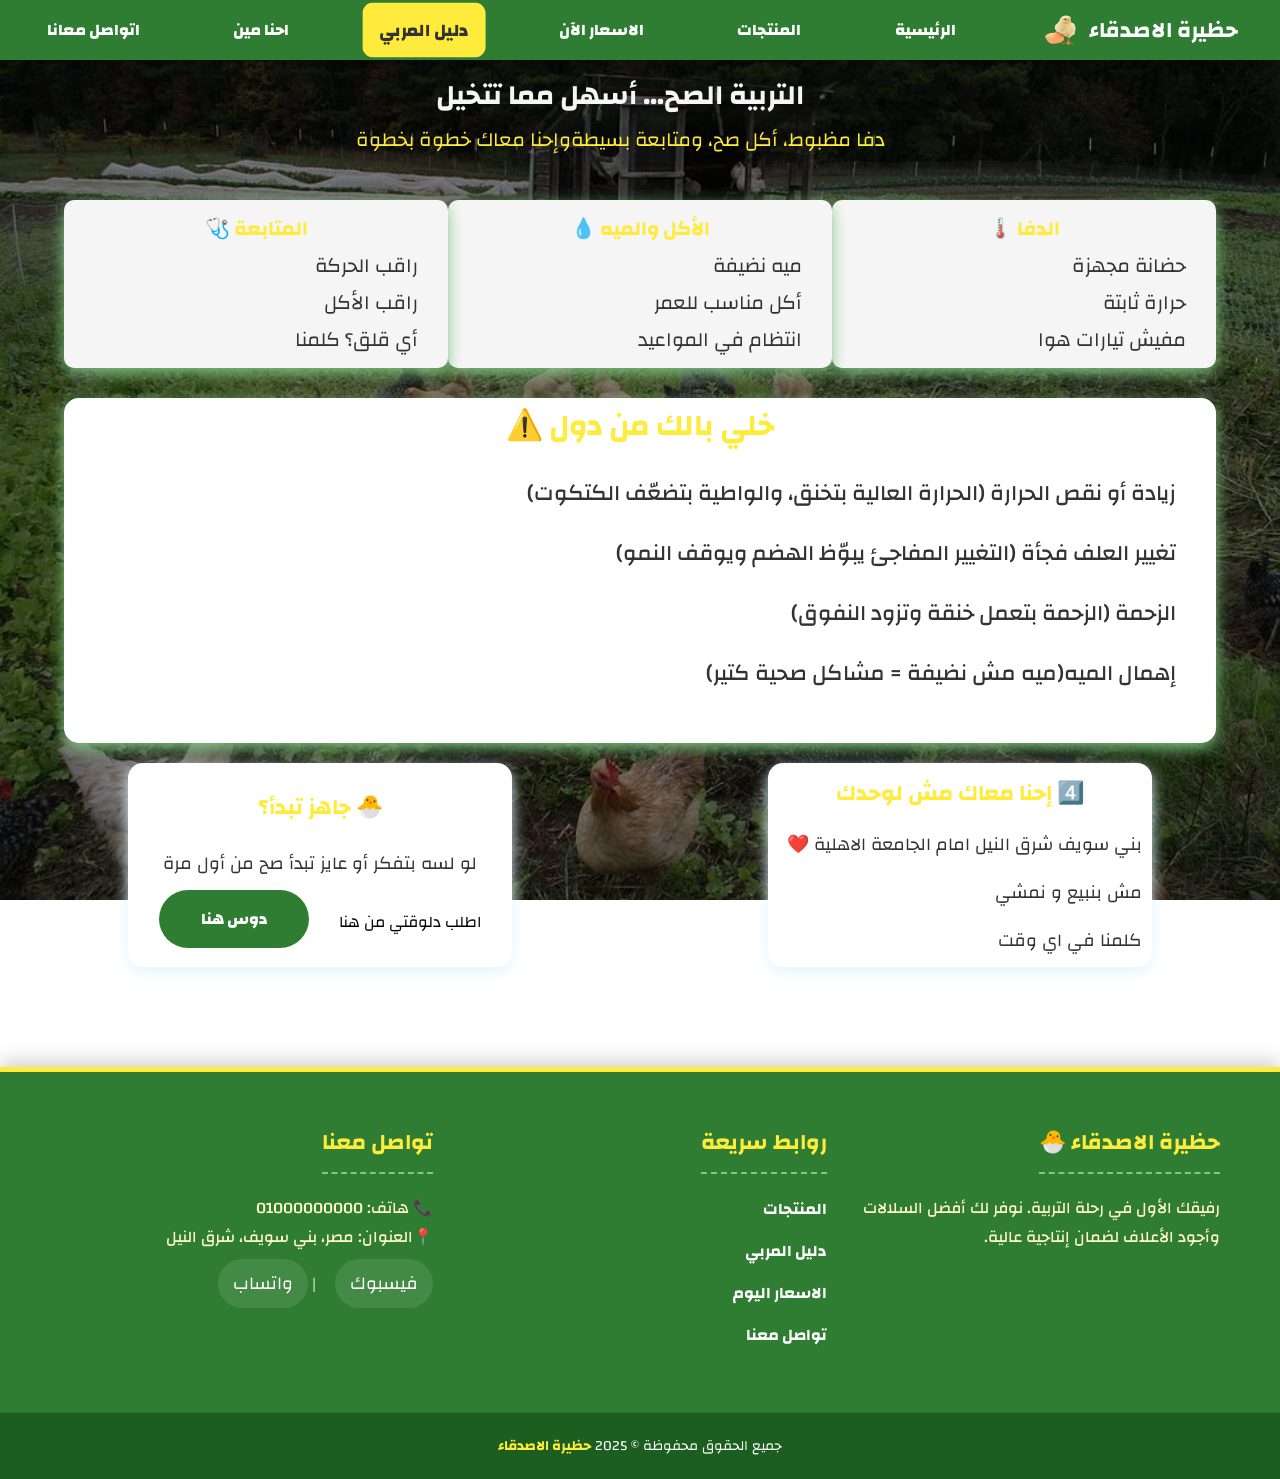
<file: tarpya.html>
<!DOCTYPE html>
<html lang="en" dir="rtl">
<head>
    <!-- Google tag (gtag.js) -->
<script async src="https://www.googletagmanager.com/gtag/js?id=G-96KMG15TDF"></script>
<script>
  window.dataLayer = window.dataLayer || [];
  function gtag(){dataLayer.push(arguments);}
  gtag('js', new Date());

  gtag('config', 'G-96KMG15TDF');
</script>
    <meta charset="UTF-8">
    <meta name="viewport" content="width=device-width, initial-scale=1.0">
    <link rel="icon" type="image/png" href="photos/logo2.png">
    <link href="https://fonts.googleapis.com/css2?family=Cairo:wght@400;600;700&family=Changa:wght@500;700&display=swap"
        rel="stylesheet">
    <link rel="stylesheet" href="style.css">
    <title>حظيرة الاصدقاء</title>
</head>

<body>
    <header>
        <div class="navbar">
            <div class="logo">
                <p>حظيرة الاصدقاء </p>
                <img src="photos/logo2.png" alt="">
            </div>
            <a href="index.html">الرئيسية </a>
            <a href="products.html">المنتجات </a>
            <a href="prices.html">الاسعار الآن</a>
            <a href="tarpya.html" class="active">دليل المربي</a>
            <a href="e7naMeen.html">احنا مين</a>
            <a href="contactUS.html">اتواصل معانا</a>
        </div>
    </header>
    <main>
        <section class="top">
            <h2>التربية الصح… أسهل مما تتخيل</h2>
            <p>دفا مظبوط، أكل صح، ومتابعة بسيطةوإحنا معاك خطوة بخطوة</p>
        </section>
        <section class="sec1">
            <div>
                <h3> الدفا 🌡️</h3>
                <p>حضانة مجهزة </p>
                <p>حرارة ثابتة </p>
                <p>مفيش تيارات هوا </p>
            </div>
            <div>
                <h3> الأكل والميه 💧</h3>
                <p>ميه نضيفة</p>
                <p>أكل مناسب للعمر</p>
                <p>انتظام في المواعيد</p>
            </div>
            <div>
                <h3> المتابعة 🩺</h3>
                <p>راقب الحركة</p>
                <p>راقب الأكل</p>
                <p>أي قلق؟ كلمنا</p>
            </div>
        </section>
        <section class="sec2">
            <h3> خلي بالك من دول ⚠️</h3>
            <p>زيادة أو نقص الحرارة (الحرارة العالية بتخنق، والواطية بتضعّف الكتكوت)</p>
            <p>تغيير العلف فجأة (التغيير المفاجئ يبوّظ الهضم ويوقف النمو)</p>
            <p>الزحمة (الزحمة بتعمل خنقة وتزود النفوق)</p>
            <p>إهمال الميه(ميه مش نضيفة = مشاكل صحية كتير)</p>
            <br>
        </section>
        <div class="moshtark">
            <section class="sec3">
                <h3>4️⃣ إحنا معاك مش لوحدك</h3>
                <p>بني سويف شرق النيل امام الجامعة الاهلية ❤️</p>
                <p>مش بنبيع و نمشي </p>
                <p>كلمنا في اي وقت </p>
            </section>

            <section class="sec4">
                <h3>🐣 جاهز تبدأ؟</h3>
                <p>لو لسه بتفكر أو عايز تبدأ صح من أول مرة</p>
                <div>
                    <span>اطلب دلوقتي من هنا </span>
                    <a href="products.html" class="btn"> دوس هنا</a>
                </div>
            </section>
        </div>
        
    </main>
    <footer class="main-footer">
        <div class="footer-container">
            <div class="footer-col">
                <h3>حظيرة الاصدقاء 🐣</h3>
                <p>رفيقك الأول في رحلة التربية. نوفر لك أفضل السلالات وأجود الأعلاف لضمان إنتاجية عالية.</p>
            </div>
            
            <div class="footer-col">
                <h3>روابط سريعة</h3>
                <ul>
                    <li><a href="products.html">المنتجات</a></li>
                    <li><a href="tarpya.html">دليل المربي</a></li>
                    <li><a href="prices.html">الاسعار اليوم</a></li>
                    <li><a href="contactUS.html">تواصل معنا</a></li>
                </ul>
            </div>

            <div class="footer-col">
                <h3>تواصل معنا</h3>
                <p>📞 هاتف: 01000000000</p>
                <p>📍العنوان: مصر، بني سويف، شرق النيل</p>
                <div class="social-icons">
                    <a href="#">فيسبوك</a> | <a href="#">واتساب</a>
                </div>
            </div>
        </div>
        <div class="footer-bottom">
            <p>جميع الحقوق محفوظة &copy; 2025 <strong>حظيرة الاصدقاء</strong></p>
        </div>
    </footer>
</body>

</html>
</file>
<file: style.css>
:root {
    --main-green: #2E7D32;
    --light-green: #81C784;
    --chick-yellow: #FFEB3B;
    --soft-yellow: #FFF9C4;
    --blue: #4FC3F7;
    --soft-blue: #E1F5FE;
    --white: #FFFFFF;
    --light-gray: #F5F5F5;
    --dark-text: #333333;
}

* {
    box-sizing: border-box;
    font-family: 'Changa', sans-serif;
    margin: 0;
    padding: 0;
    max-width: 100%;
}

body {
    background: linear-gradient(rgba(0, 0, 0, 0.5), rgba(0, 0, 0, 0.5)), url(photos/background.webp);
    background-repeat: no-repeat;
    background-size: cover;
    background-attachment: fixed;
    padding-top: 60px;
    width: 100%;
}

/* Start Navbar */
.navbar {
    background-color: var(--main-green);
    width: 100%;
    height: 60px;
    display: flex;
    align-items: center;
    justify-content: space-around;
    padding-right: 10px;
    position: fixed;
    top: 0;
    left: 0;
    z-index: 9999;
    box-shadow: 0 4px 10px rgba(0, 0, 0, 0.3); 
}

.navbar a {
    color: var(--white);
    text-decoration: none;
    padding: 10px 15px;
    font-size: 16px;
    font-weight: 800;
    transition: 0.3s;
}

.navbar a:hover ,.navbar a.active {
    background-color: var(--chick-yellow);
    border-radius: 10px;
    color: var(--dark-text);
    transform: scale(1.1);
}

.logo {
    display: flex;
    align-items: center;
}

.logo img {
    height: 35px;
    width: 35px;
    margin-left: 10px;
    border-radius: 50%;
}

.logo p {
    color: var(--white);
    margin-left: 10px;
    font-size: 22px;
    font-weight: bolder;
}

/* Global Styles & Layout*/
.container {
    max-width: 1200px;
    margin: 20px auto;
    padding: 0 15px;
}

.btn {
    display: inline-block;
    padding: 12px 30px;
    background-color: var(--main-green);
    color: var(--white);
    text-decoration: none;
    border-radius: 50px;
    font-size: 20px;
    font-weight: 900;
    transition:  0.3s;
    border: 2px solid transparent;
    cursor: pointer;
}

.btn:hover {
    background-color: whitesmoke;
    color: black;
    border: #04560f 2px solid;
    transform: scale(1.05);
}

/* Home Page Sections */
.slog {
    text-align: center;
    color: var(--light-gray);
    position: relative;
    left: 50%;
    top: 20%; 
    transform: translateX(-50%);
    width: 100%;
}

.slog h1 {
    font-size: 80px; 
    margin-bottom: 10px;
}

.slog p {
    font-size: 30px;
    font-weight: 700;
    margin-bottom: 30px;
    color: var(--chick-yellow);
}

.moshtark1{
    display: flex;
    flex-direction: row;
    justify-content: space-around;
    flex-wrap: nowrap;
    margin-top: 100px;
}
.features, .tarpya {
    width: 30%;
    padding: 30px;
    display: flex;
    flex-direction: column;
    margin: 60px 0;
    gap: 10px;
    background-color: var(--white);
    border-radius: 15px;
    overflow: hidden;
    box-shadow: 0 5px 15px rgba(0,0,0,0.3);
    transition: transform 0.3s ease;
}

.features:hover, .tarpya:hover {
    transform: translateY(-10px);
    box-shadow: 0 5px 15px var(--soft-blue);
}

.features h3, .tarpya h3 {
    font-size: 20px;
    color: var(--dark-text);
    margin-bottom: 15px;
    text-align: center;
}

.features p, .tarpya pre {
    font-size: 16px;
    color: #666;
    line-height: 1.4;
    padding-right: 10px;
}

.features h4 {
    font-size: 18px;
    color: var(--main-green);
    margin-top: 10px;
}

.tarpya div {
    display: flex;
    justify-content: space-around;
    align-items: center;
}

.tarpya a {
    display: inline;
    width: 50%;
    font-size: medium;
    text-align: center;
}

/* Products Page Styles */
.shop-section {
    padding-top: 80px;
    padding-bottom: 50px;
    max-width: 1200px;
    margin: 0 auto;
}

.page-title {
    text-align: center;
    margin-bottom: 40px;
}

.page-title h1 {
    color: var(--white);
    font-size: 45px;
    margin-bottom: 10px;
    text-shadow: 2px 2px 5px rgba(0,0,0,0.7);
}

.page-title p {
    color: var(--chick-yellow);
    font-size: 22px;
    font-weight: bold;
    text-shadow: 1px 1px 3px rgba(0,0,0,0.8);
}

.filters-container {
    display: flex;
    justify-content: center;
    gap: 15px;
    margin-bottom: 40px;
    flex-wrap: wrap;
}

.filter-btn {
    background-color: rgba(255, 255, 255, 0.9);
    border: none;
    padding: 10px 25px;
    font-size: 18px;
    font-weight: bold;
    border-radius: 30px;
    cursor: pointer;
    color: var(--main-green);
    transition: 0.3s;
}

.filter-btn:hover, .filter-btn.active {
    background-color: var(--chick-yellow);
    color: var(--dark-text);
    transform: scale(1.1);
}

.products-grid {
    display: grid;
    grid-template-columns: repeat(auto-fit, minmax(280px, 1fr)); 
    gap: 30px;
    padding: 0 20px;
}

.product-card {
    background-color: var(--white);
    border-radius: 15px;
    overflow: hidden;
    position: relative;
    box-shadow: 0 5px 15px rgba(0,0,0,0.3);
    transition: transform 0.3s ease;
    display: flex;
    flex-direction: column;
}

.product-card:hover {
    transform: translateY(-10px); 
    box-shadow: 0 5px 15px var(--soft-blue);
}

.badge {
    position: absolute;
    top: 10px;
    right: 10px;
    background-color: var(--chick-yellow);
    color: black;
    padding: 5px 12px;
    border-radius: 20px;
    font-weight: bold;
    font-size: 14px;
    z-index: 2;
    box-shadow: 0 2px 5px rgba(0,0,0,0.2);
}

.card-img {
    height: 220px;
    width: 100%;
    overflow: hidden;
    background-color: #fff;
}

.card-img img {
    width: 100%;
    height: 100%;
    object-fit: cover;
    transition: 0.5s;
}

.product-card:hover .card-img img {
    transform: scale(1.1);
}

.card-content {
    padding: 20px;
    text-align: center;
    flex-grow: 1;
    display: flex;
    flex-direction: column;
    justify-content: space-between;
}

.category {
    color: var(--main-green);
    font-size: 14px;
    font-weight: bold;
    display: block;
    margin-bottom: 5px;
}

.card-content h3 {
    font-size: 22px;
    color: var(--dark-text);
    margin-bottom: 10px;
}

.card-content .desc {
    color: #666;
    font-size: 15px;
    margin-bottom: 15px;
    line-height: 1.4;
}

.price-box {
    margin-bottom: 15px;
}

.price {
    font-size: 24px;
    color: var(--main-green);
    font-weight: 900;
}

.unit {
    font-size: 14px;
    color: #888;
}

.card-btn {
    width: 100%;
    padding: 10px;
    border-radius: 50px !important;
    font-size: 18px !important;
    display: block;
    text-align: center;
}

/* Tarpya & About Styles*/
.top {
    margin-top: 10px;
    margin-right: 20px;
    border-radius: 15px;
    width: 60%;
    height: 100px;
    text-align: center;
    position: relative;
    right: 20%;
}

.top h2 {
    font-size: 28px;
    color: var(--light-gray);
    margin-top: 10px;
}

.top p {
    font-size: 20px;
    color: var(--chick-yellow);
}

.sec1 {
    margin-top: 20px;
    border-radius: 15px;
    width: 90%;
    text-align: center;
    display: flex;
    justify-content: space-around;
    align-items: center;
    height: fit-content;
    position: relative;
    right: 5%;
}

.sec1 div {
    margin-top: 10px;
    margin-bottom: 10px;
    padding: 10px;
    background-color: var(--light-gray);
    border-radius: 10px;
    width: 400px;
    box-shadow: 0 5px 15px var(--light-green);
}

.sec1 div p {
    font-size: 20px;
    padding-right: 20px;
    color: var(--dark-text);
    text-align: right;
}

.sec1 div h3 {
    font-size: 20px;
    color: var(--chick-yellow);
}

.sec2 {
    margin-top: 20px;
    border-radius: 15px;
    background-color: var(--white);
    width: 90%;
    box-shadow: 0 5px 15px var(--light-green);
    text-align: center;
    position: relative;
    right: 5%;
}

.sec2 h3 {
    margin: 10px;
    font-size: 30px;
    font-weight: 700;
    color: var(--chick-yellow);
    text-align: center;
}

.sec2 p {
    text-align: right;
    font-size: 22px;
    font-weight: 500;
    color: var(--dark-text);
    margin: 20px;
    padding-right: 20px;
}

.moshtark {
    display: flex;
    flex-direction: row;
    justify-content: space-around;
    flex-wrap: nowrap;
}

.sec3, .sec4 {
    margin: 20px;
    border-radius: 15px;
    background-color: var(--white);
    width: 30%;
    box-shadow: 0 5px 15px var(--soft-blue);
}

.sec3 h3, .sec4 h3 {
    margin: 10px;
    font-size: 22px;
    color: var(--chick-yellow);
    text-align: center;
}

.sec3 p, .sec4 p {
    font-size: 18px;
    color: var(--dark-text);
    margin: 5px;
    padding: 5px;
}

.sec4 {
    display: flex;
    flex-direction: column;
    align-items: center;
    justify-content: center;
}

.sec4 div {
    display: flex;
    justify-content: space-between;
    align-items: center;
}

.sec4 a {
    width: 150px;
    font-size: medium;
    text-align: center;
    margin-right: 30px;
    margin-bottom: 5px;
}

.about, .sec4e, .sec3e, .sec5e, .contact {
    margin: 20px;
    border-radius: 15px;
    background-color: var(--white);
    width: 60%;
    box-shadow: 0 5px 15px var(--soft-blue);
    padding: 20px;
    position: relative;
    right: 20%;
}

.about h2, .sec4e h2, .sec3e h2, .sec5e h2, .contact h2 {
    font-size: 28px;
    color: var(--dark-text);
    margin-bottom: 15px;
    text-align: center;
}

.about p, .sec4e p, .sec3e p, .sec5e p, .contact p {
    font-size: 18px;
    color: var(--dark-text);
}

.contact a {
    display: inline;
    font-size: medium;
    width: 120px;
    border-radius: 20px;
}


/* Contact Form Styles  */

.contact-container {
    width: 90%;
    max-width: 700px;
    margin: 25px auto;
    padding: 20px;
    background-color: #f4f8f5;
    border-radius: 6px;
    box-shadow: 0 8px 25px rgba(0, 0, 0, 0.15);
}

.contact-container h2 {
    margin-top: 0;
    color: #3f6f48;
}

label {
    display: block;
    margin-top: 10px;
    margin-bottom: 4px;
    font-size: 14px;
}

input, select, textarea {
    width: 100%;
    padding: 7px;
    font-size: 14px;
    border: 1px solid #ccc;
}

input:focus, select:focus, textarea:focus {
    border-color: var(--main-green);
    outline: none;
    box-shadow: 0 0 5px var(--main-green);
}

textarea {
    height: 80px;
    resize: none;
}

button {
    margin-top: 15px;
    padding: 8px;
    font-size: 15px;
    background-color: var(--main-green);
    color: white;
    border: none;
    cursor: pointer;
}

button:hover {
    background-color: var(--main-green);
}

.info {
    margin-top: 20px;
    font-size: 15px;
    background-color: var(--soft-yellow);
    padding: 15px;
    border-right: 4px solid var(--main-green);
    color: var(--main-green);
    border-radius: 6px;
    line-height: 1.8;
}


/* Footer */

.main-footer {
    background-color: var(--main-green);
    color: var(--white);
    padding-top: 50px;
    margin-top: 80px;
    border-top: 5px solid var(--chick-yellow);
    box-shadow: 0 -5px 20px rgba(0, 0, 0, 0.2);
    position: relative;
    z-index: 10;
}

.footer-container {
    max-width: 1200px;
    margin: 0 auto;
    padding: 0 20px;
    display: flex;
    justify-content: space-between;
    flex-wrap: wrap;
    gap: 20px;
}

.footer-col {
    flex: 1;
    min-width: 250px;
    margin-bottom: 30px;
}

.footer-col h3 {
    color: var(--chick-yellow);
    font-size: 22px;
    margin-bottom: 20px;
    padding-bottom: 10px;
    border-bottom: 2px dashed var(--light-green);
    display: inline-block;
}

.footer-col p {
    color: var(--soft-yellow);
    line-height: 1.8;
    font-size: 16px;
    font-weight: 500;
}

.footer-col ul {
    list-style: none;
}

.footer-col ul li {
    margin-bottom: 12px;
}

.footer-col ul li a {
    color: var(--white);
    text-decoration: none;
    font-size: 16px;
    font-weight: bold;
    transition: 0.3s ease;
    display: inline-block;
}

.footer-col ul li a:hover {
    color: var(--chick-yellow);
    transform: translateX(-10px);
}

.social-icons {
    margin-top: 15px;
}

.social-icons a {
    color: var(--white);
    font-size: 18px;
    margin-left: 15px;
    text-decoration: none;
    background-color: rgba(255, 255, 255, 0.1);
    padding: 8px 15px;
    border-radius: 50px;
    transition: 0.3s;
}

.social-icons a:hover {
    background-color: var(--chick-yellow);
    color: var(--dark-text);
    transform: scale(1.1);
}

.footer-bottom {
    background-color: #1b5e20;
    text-align: center;
    padding: 20px 0;
    margin-top: 20px;
    border-top: 1px solid rgba(255, 255, 255, 0.1);
}

.footer-bottom p {
    color: var(--white);
    font-size: 14px;
    margin: 0;
}

.footer-bottom strong {
    color: var(--chick-yellow);
}

/* Footer Responsive */
@media (max-width: 768px) {
    .footer-container {
        flex-direction: column;
        text-align: center;
    }
    
    .footer-col h3 {
        display: block;
        margin-left: auto;
        margin-right: auto;
        width: fit-content;
    }

    .footer-col ul li a:hover {
        transform: translateX(0) scale(1.1);
    }
}
/* tables prices */
.prices-page-container {
    background-color: #fff;
    border-radius: 15px;
    box-shadow: 0 5px 20px rgba(0,0,0,0.1);
    padding: 30px 20px;
    margin-top: 40px;
}

.last-update {
    background-color: var(--soft-blue);
    color: var(--dark-text);
    padding: 10px 20px;
    border-radius: 50px;
    display: inline-block;
    margin-top: 10px;
    font-weight: bold;
    border: 1px solid var(--blue);
}


.table-responsive {
    overflow-x: auto;
    margin-top: 30px;
    border-radius: 10px;
    box-shadow: 0 0 10px rgba(0,0,0,0.05);
}

.prices-table {
    width: 100%;
    border-collapse: collapse;
    min-width: 600px; 
}

.prices-table thead tr {
    background-color: var(--main-green);
    color: var(--white);
    text-align: right;
}

.prices-table th, 
.prices-table td {
    padding: 15px 20px;
    border-bottom: 1px solid #eee;
}

.prices-table th {
    font-size: 18px;
    font-weight: 700;
}


.prices-table tbody tr {
    transition: 0.3s;
}

.prices-table tbody tr:nth-of-type(even) {
    background-color: var(--light-gray);
}

.prices-table tbody tr:hover {
    background-color: var(--soft-yellow);
    transform: scale(1.01);
}

.price-val {
    font-weight: 900;
    color: var(--main-green);
    font-size: 18px;
}

.trend-up {
    color: #c0392b; 
    font-weight: bold;
}

.trend-down {
    color: var(--main-green);
    font-weight: bold;
}

.trend-stable {
    color: #7f8c8d;
    font-weight: bold;
}

.note-box {
    margin-top: 20px;
    padding: 15px;
    background-color: #fff3cd;
    border: 1px solid #ffeeba;
    color: #856404;
    border-radius: 8px;
    font-size: 14px;
    text-align: center;
}
</file>
